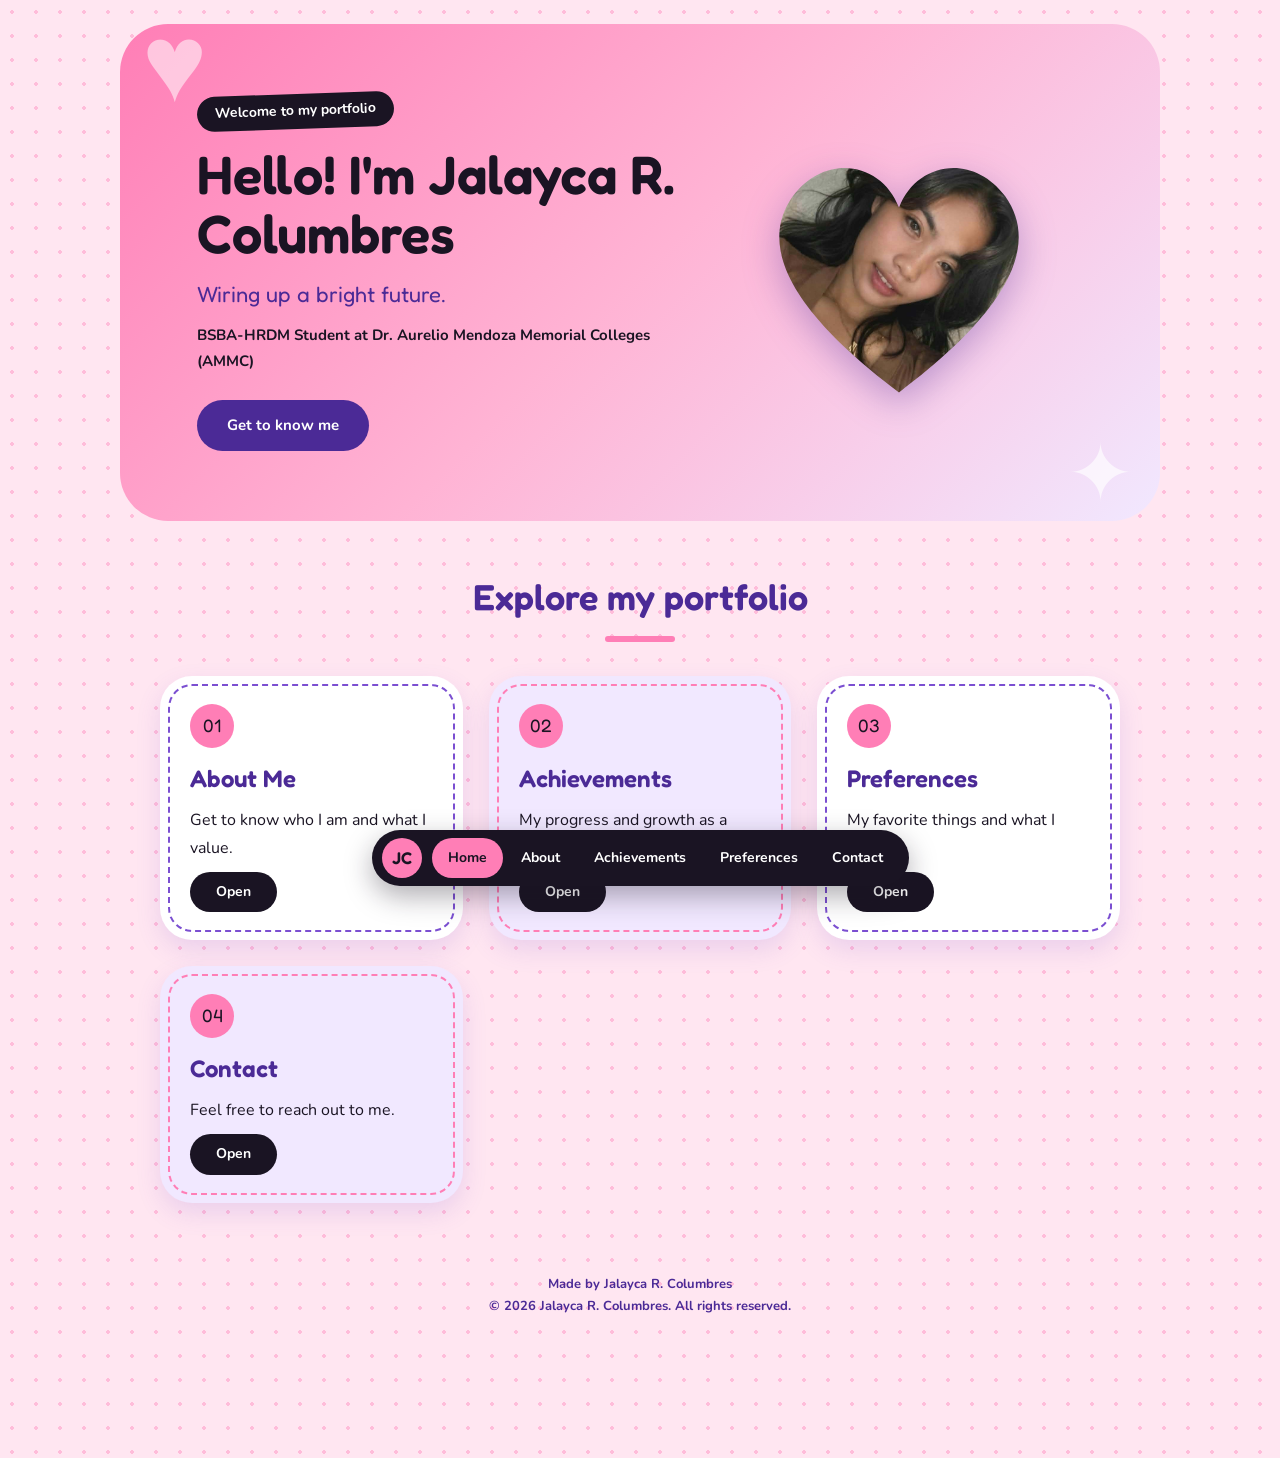
<file: index.html>
<!DOCTYPE html>
<html lang="en"><head><meta charset="UTF-8"><meta name="viewport" content="width=device-width, initial-scale=1.0"><title>Home | Jalayca R. Columbres</title><link rel="preconnect" href="https://fonts.googleapis.com"><link rel="preconnect" href="https://fonts.gstatic.com" crossorigin><link href="https://fonts.googleapis.com/css2?family=Fredoka:wght@400;500;600&family=Nunito:wght@400;600;700&display=swap" rel="stylesheet">
<link rel="stylesheet" href="style.css">
</head><body><header><nav><a href="index.html" class="logo">JC</a><ul><li><a href="index.html" class="active">Home</a></li><li><a href="about.html">About</a></li><li><a href="achievements.html">Achievements</a></li><li><a href="preferences.html">Preferences</a></li><li><a href="contact.html">Contact</a></li></ul></nav></header><div class="hero"><div class="hero-text"><span class="kicker">Welcome to my portfolio</span><h1>Hello! I'm Jalayca R. Columbres</h1><p class="subtitle">Wiring up a bright future.</p><p class="school">BSBA-HRDM Student at Dr. Aurelio Mendoza Memorial Colleges (AMMC)</p><a href="about.html" class="button">Get to know me</a></div><div class="photo-wrap"><div class="photo"><span>JC</span><img src="./images/2928e8ae-1399-469d-94b8-ed0aa74e9daa.jpg" alt="" onerror="this.remove()"></div></div></div><section><div class="section-title"><h2>Explore my portfolio</h2><div class="line"></div></div><div class="cards menu-cards"><div class="card"><span class="num">01</span><h3>About Me</h3><p>Get to know who I am and what I value.</p><a href="about.html" class="button">Open</a></div><div class="card"><span class="num">02</span><h3>Achievements</h3><p>My progress and growth as a student.</p><a href="achievements.html" class="button">Open</a></div><div class="card"><span class="num">03</span><h3>Preferences</h3><p>My favorite things and what I love.</p><a href="preferences.html" class="button">Open</a></div><div class="card"><span class="num">04</span><h3>Contact</h3><p>Feel free to reach out to me.</p><a href="contact.html" class="button">Open</a></div></div></section><footer><p>Made by Jalayca R. Columbres</p><p>&copy; 2026 Jalayca R. Columbres. All rights reserved.</p></footer></body></html>
</file>
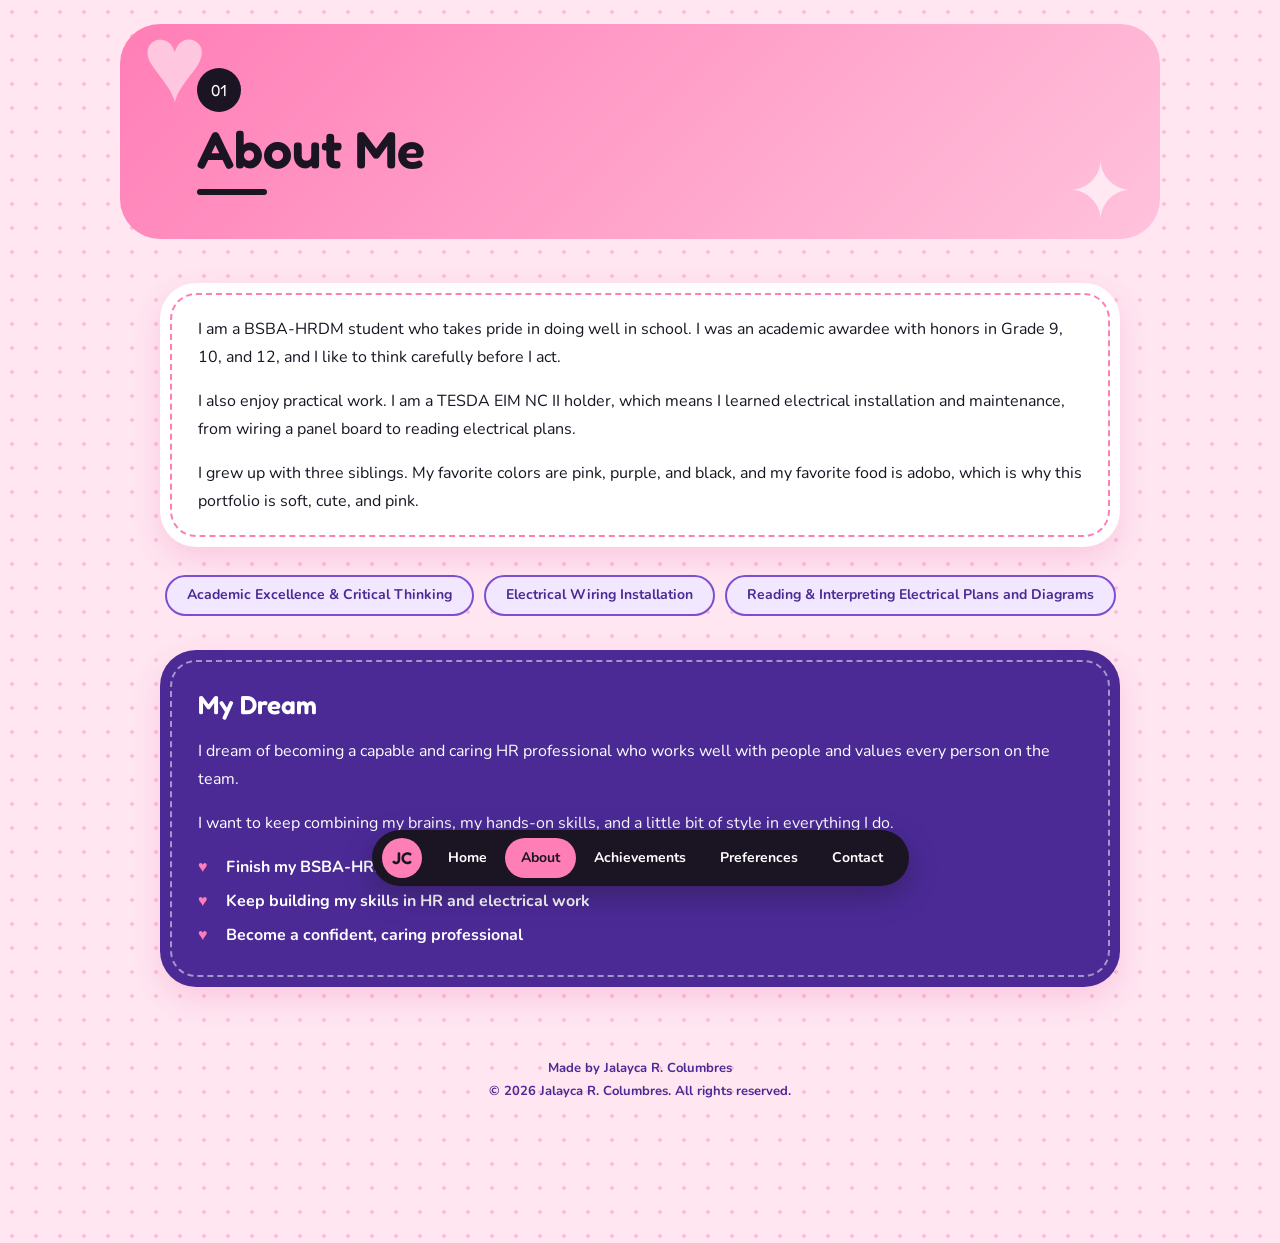
<file: about.html>
<!DOCTYPE html>
<html lang="en"><head><meta charset="UTF-8"><meta name="viewport" content="width=device-width, initial-scale=1.0"><title>About Me | Jalayca R. Columbres</title><link rel="preconnect" href="https://fonts.googleapis.com"><link rel="preconnect" href="https://fonts.gstatic.com" crossorigin><link href="https://fonts.googleapis.com/css2?family=Fredoka:wght@400;500;600&family=Nunito:wght@400;600;700&display=swap" rel="stylesheet">
<link rel="stylesheet" href="style.css">
</head><body><header><nav><a href="index.html" class="logo">JC</a><ul><li><a href="index.html">Home</a></li><li><a href="about.html" class="active">About</a></li><li><a href="achievements.html">Achievements</a></li><li><a href="preferences.html">Preferences</a></li><li><a href="contact.html">Contact</a></li></ul></nav></header><div class="page-head"><span class="number">01</span><h1>About Me</h1><div class="line"></div></div><section><div class="box"><p>I am a BSBA-HRDM student who takes pride in doing well in school. I was an academic awardee with honors in Grade 9, 10, and 12, and I like to think carefully before I act.</p><p>I also enjoy practical work. I am a TESDA EIM NC II holder, which means I learned electrical installation and maintenance, from wiring a panel board to reading electrical plans.</p><p>I grew up with three siblings. My favorite colors are pink, purple, and black, and my favorite food is adobo, which is why this portfolio is soft, cute, and pink.</p></div><div class="tags"><span>Academic Excellence & Critical Thinking</span><span>Electrical Wiring Installation</span><span>Reading & Interpreting Electrical Plans and Diagrams</span></div><div class="box dream"><h3>My Dream</h3><p>I dream of becoming a capable and caring HR professional who works well with people and values every person on the team.</p><p>I want to keep combining my brains, my hands-on skills, and a little bit of style in everything I do.</p><ul class="goals"><li>Finish my BSBA-HRDM degree with honors</li><li>Keep building my skills in HR and electrical work</li><li>Become a confident, caring professional</li></ul></div></section><footer><p>Made by Jalayca R. Columbres</p><p>&copy; 2026 Jalayca R. Columbres. All rights reserved.</p></footer></body></html>
</file>
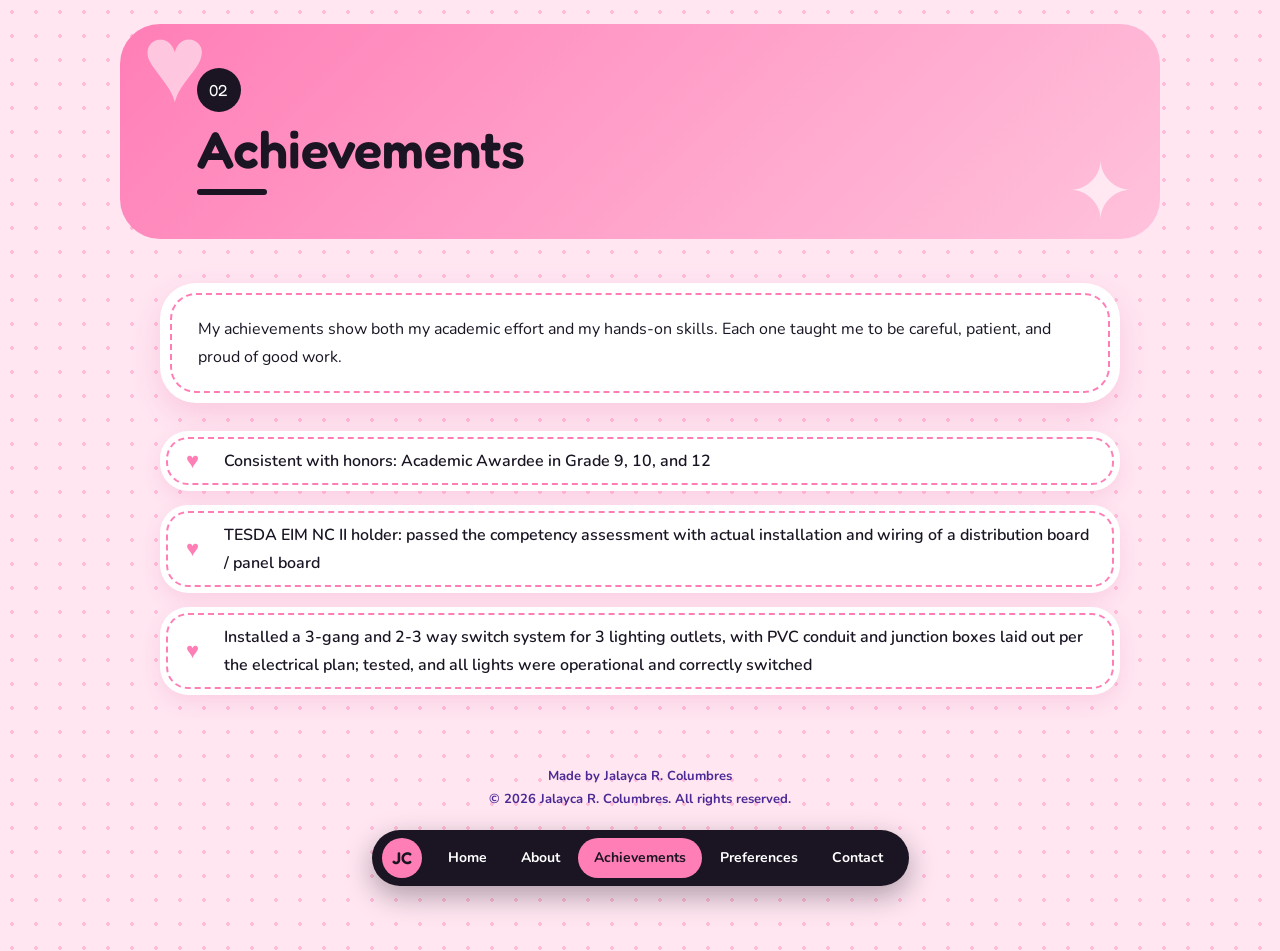
<file: achievements.html>
<!DOCTYPE html>
<html lang="en"><head><meta charset="UTF-8"><meta name="viewport" content="width=device-width, initial-scale=1.0"><title>Achievements | Jalayca R. Columbres</title><link rel="preconnect" href="https://fonts.googleapis.com"><link rel="preconnect" href="https://fonts.gstatic.com" crossorigin><link href="https://fonts.googleapis.com/css2?family=Fredoka:wght@400;500;600&family=Nunito:wght@400;600;700&display=swap" rel="stylesheet">
<link rel="stylesheet" href="style.css">
</head><body><header><nav><a href="index.html" class="logo">JC</a><ul><li><a href="index.html">Home</a></li><li><a href="about.html">About</a></li><li><a href="achievements.html" class="active">Achievements</a></li><li><a href="preferences.html">Preferences</a></li><li><a href="contact.html">Contact</a></li></ul></nav></header><div class="page-head"><span class="number">02</span><h1>Achievements</h1><div class="line"></div></div><section><div class="box"><p>My achievements show both my academic effort and my hands-on skills. Each one taught me to be careful, patient, and proud of good work.</p></div><ul class="achievement-list"><li>Consistent with honors: Academic Awardee in Grade 9, 10, and 12</li><li>TESDA EIM NC II holder: passed the competency assessment with actual installation and wiring of a distribution board / panel board</li><li>Installed a 3-gang and 2-3 way switch system for 3 lighting outlets, with PVC conduit and junction boxes laid out per the electrical plan; tested, and all lights were operational and correctly switched</li></ul></section><footer><p>Made by Jalayca R. Columbres</p><p>&copy; 2026 Jalayca R. Columbres. All rights reserved.</p></footer></body></html>
</file>
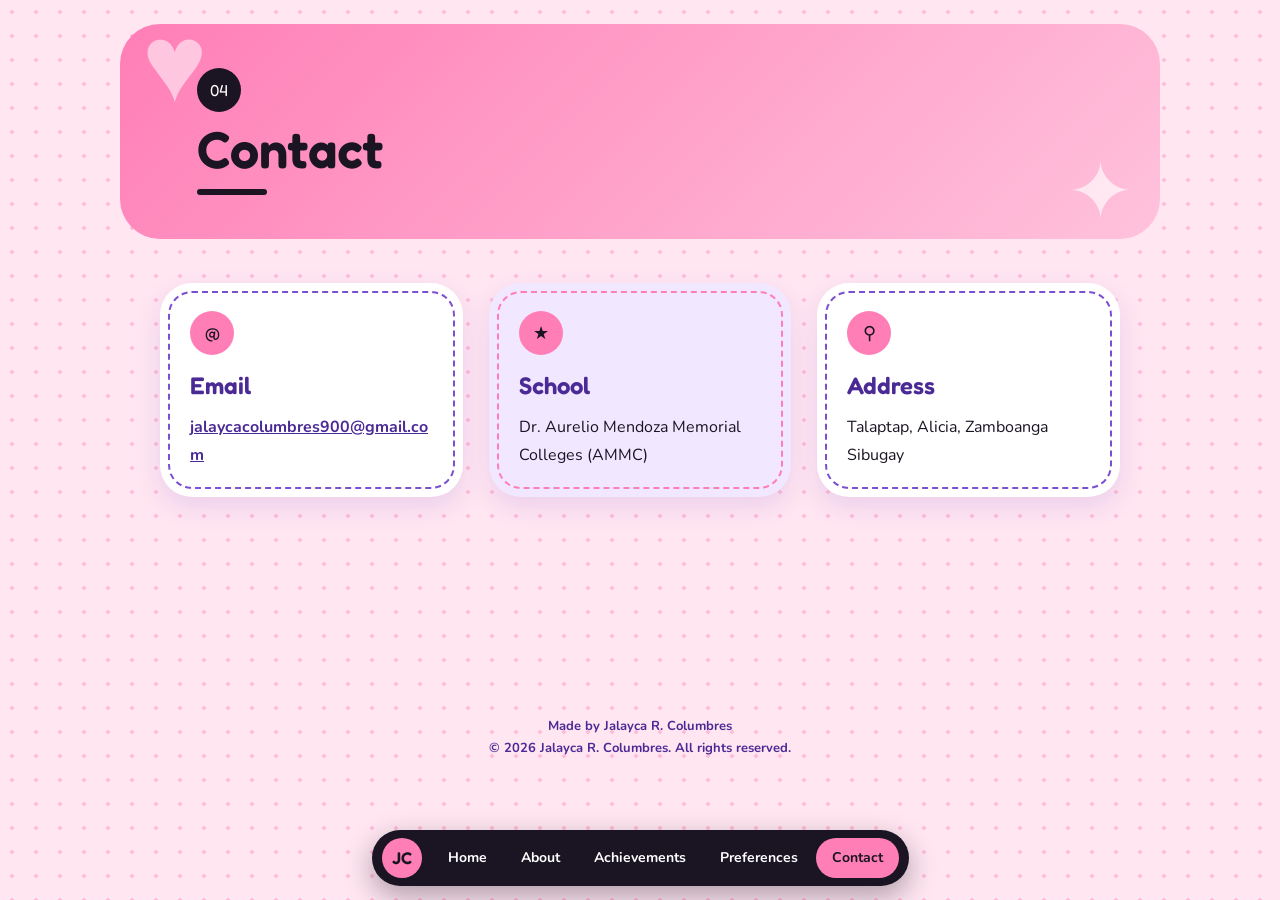
<file: contact.html>
<!DOCTYPE html>
<html lang="en"><head><meta charset="UTF-8"><meta name="viewport" content="width=device-width, initial-scale=1.0"><title>Contact | Jalayca R. Columbres</title><link rel="preconnect" href="https://fonts.googleapis.com"><link rel="preconnect" href="https://fonts.gstatic.com" crossorigin><link href="https://fonts.googleapis.com/css2?family=Fredoka:wght@400;500;600&family=Nunito:wght@400;600;700&display=swap" rel="stylesheet">
<link rel="stylesheet" href="style.css">
</head><body><header><nav><a href="index.html" class="logo">JC</a><ul><li><a href="index.html">Home</a></li><li><a href="about.html">About</a></li><li><a href="achievements.html">Achievements</a></li><li><a href="preferences.html">Preferences</a></li><li><a href="contact.html" class="active">Contact</a></li></ul></nav></header><div class="page-head"><span class="number">04</span><h1>Contact</h1><div class="line"></div></div><section><div class="cards contact-cards"><div class="card"><span class="num">@</span><h3>Email</h3><p><a href="mailto:jalaycacolumbres900@gmail.com">jalaycacolumbres900@gmail.com</a></p></div><div class="card"><span class="num">&#9733;</span><h3>School</h3><p>Dr. Aurelio Mendoza Memorial Colleges (AMMC)</p></div><div class="card"><span class="num">&#9906;</span><h3>Address</h3><p>Talaptap, Alicia, Zamboanga Sibugay</p></div></div></section><footer><p>Made by Jalayca R. Columbres</p><p>&copy; 2026 Jalayca R. Columbres. All rights reserved.</p></footer></body></html>
</file>
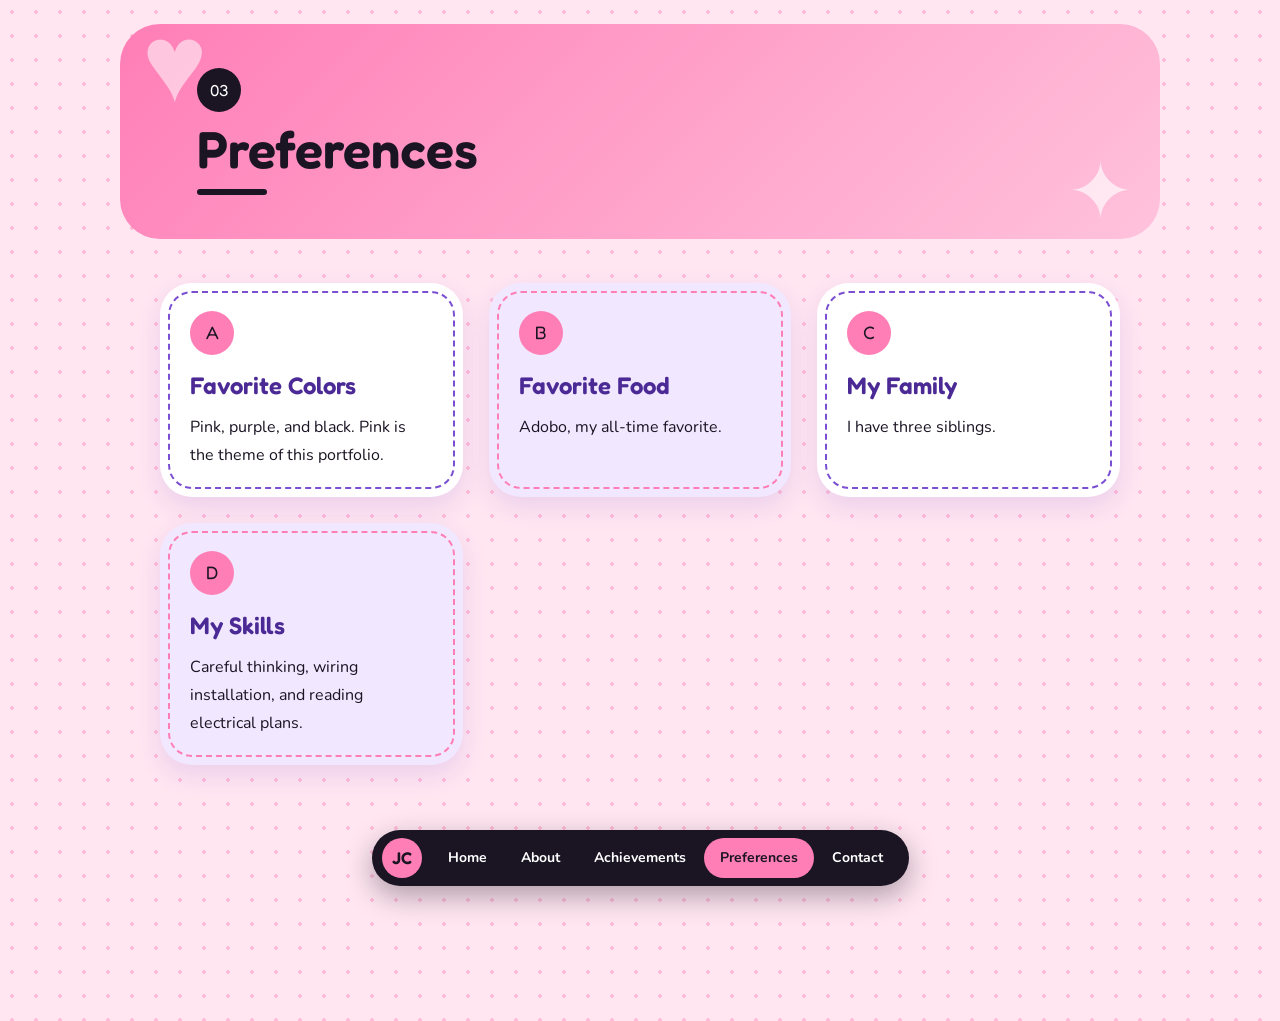
<file: preferences.html>
<!DOCTYPE html>
<html lang="en"><head><meta charset="UTF-8"><meta name="viewport" content="width=device-width, initial-scale=1.0"><title>Preferences | Jalayca R. Columbres</title><link rel="preconnect" href="https://fonts.googleapis.com"><link rel="preconnect" href="https://fonts.gstatic.com" crossorigin><link href="https://fonts.googleapis.com/css2?family=Fredoka:wght@400;500;600&family=Nunito:wght@400;600;700&display=swap" rel="stylesheet">
<link rel="stylesheet" href="style.css">
</head><body><header><nav><a href="index.html" class="logo">JC</a><ul><li><a href="index.html">Home</a></li><li><a href="about.html">About</a></li><li><a href="achievements.html">Achievements</a></li><li><a href="preferences.html" class="active">Preferences</a></li><li><a href="contact.html">Contact</a></li></ul></nav></header><div class="page-head"><span class="number">03</span><h1>Preferences</h1><div class="line"></div></div><section><div class="cards"><div class="card"><span class="num">A</span><h3>Favorite Colors</h3><p>Pink, purple, and black. Pink is the theme of this portfolio.</p></div><div class="card"><span class="num">B</span><h3>Favorite Food</h3><p>Adobo, my all-time favorite.</p></div><div class="card"><span class="num">C</span><h3>My Family</h3><p>I have three siblings.</p></div><div class="card"><span class="num">D</span><h3>My Skills</h3><p>Careful thinking, wiring installation, and reading electrical plans.</p></div></div></section><footer><p>Made by Jalayca R. Columbres</p><p>&copy; 2026 Jalayca R. Columbres. All rights reserved.</p></footer></body></html>
</file>
<file: style.css>
:root{--pink:#ff7eb6;--pink-soft:#ffe6f1;--purple:#7b4fd1;--purple-dark:#4b2a96;--lav:#f1e8ff;--black:#1a1423;--white:#ffffff;--heart:url("data:image/svg+xml,%3Csvg xmlns='http://www.w3.org/2000/svg' viewBox='0 0 100 90'%3E%3Cpath d='M50 88C10 58 0 35 12 18C24 2 44 6 50 22C56 6 76 2 88 18C100 35 90 58 50 88Z'/%3E%3C/svg%3E");}

* { margin: 0; padding: 0; box-sizing: border-box; }

html { scroll-behavior: smooth; }

@media (prefers-reduced-motion: reduce) {
  html { scroll-behavior: auto; }
  * { animation: none !important; transition: none !important; }
}

body {
  font-family: "Nunito", sans-serif;
  color: var(--black);
  line-height: 1.75;
  background-color: var(--pink-soft);
  background-image: radial-gradient(rgba(255, 126, 182, 0.4) 1.6px, transparent 1.8px);
  background-size: 24px 24px;
  padding-bottom: 110px;
  display: flex;
  flex-direction: column;
  min-height: 100vh;
}

h1, h2, h3, .logo { font-family: "Fredoka", sans-serif; font-weight: 600; }

a:focus-visible, .button:focus-visible { outline: 3px solid var(--purple-dark); outline-offset: 3px; }

header { position: fixed; left: 0; right: 0; bottom: 14px; z-index: 20; display: flex; justify-content: center; padding: 0 12px; pointer-events: none; }

nav { pointer-events: auto; display: flex; align-items: center; flex-wrap: wrap; justify-content: center; gap: 6px 10px; padding: 8px 10px; background: var(--black); border-radius: 999px; box-shadow: 0 10px 28px rgba(26, 20, 35, 0.35); }

.logo { width: 40px; height: 40px; display: flex; align-items: center; justify-content: center; background: var(--pink); color: var(--black); border-radius: 50%; font-size: 17px; text-decoration: none; }

nav ul { list-style: none; display: flex; flex-wrap: wrap; justify-content: center; gap: 2px; }
nav ul a { display: block; color: var(--white); text-decoration: none; font-size: 14px; font-weight: 700; padding: 8px 16px; border-radius: 999px; transition: 0.2s; }
nav ul a:hover { background: rgba(255, 255, 255, 0.16); }
nav ul a.active { background: var(--pink); color: var(--black); }
header a:focus-visible { outline-color: var(--pink); }

.hero { position: relative; overflow: hidden; width: min(1040px, calc(100% - 32px)); margin: 24px auto 0; padding: 70px 6%; border-radius: 48px; background: linear-gradient(135deg, var(--pink) 0%, #ffb3d4 50%, var(--lav) 100%); display: grid; grid-template-columns: 1.3fr 1fr; align-items: center; gap: 40px; }

.hero::before, .page-head::before { content: "\2665"; position: absolute; top: -14px; left: 22px; font-size: 110px; line-height: 1; color: rgba(255, 255, 255, 0.55); pointer-events: none; }
.hero::after, .page-head::after { content: "\2726"; position: absolute; right: 26px; bottom: 6px; font-size: 80px; line-height: 1; color: rgba(255, 255, 255, 0.65); pointer-events: none; }

.hero-text, .photo-wrap { position: relative; z-index: 1; }

.kicker { display: inline-block; background: var(--black); color: var(--white); padding: 5px 18px; border-radius: 999px; font-size: 14px; font-weight: 700; margin-bottom: 16px; transform: rotate(-2deg); }
.hero h1 { font-size: clamp(36px, 5vw, 54px); line-height: 1.1; margin-bottom: 12px; }
.subtitle { font-family: "Fredoka", sans-serif; font-size: 22px; color: var(--purple-dark); margin-bottom: 8px; }
.school { font-size: 15px; font-weight: 700; margin-bottom: 26px; }

.button { display: inline-block; background: var(--purple-dark); color: var(--white); padding: 12px 30px; border-radius: 999px; text-decoration: none; font-weight: 700; font-size: 15px; transition: 0.2s; }
.button:hover { background: var(--black); transform: scale(1.04); }

.photo-wrap { width: 280px; height: 260px; justify-self: center; filter: drop-shadow(0 12px 18px rgba(75, 42, 150, 0.35)); animation: bob 3.6s ease-in-out infinite; }

@keyframes bob { 50% { transform: translateY(-8px) scale(1.03); } }

.photo { position: relative; width: 100%; height: 100%; background: var(--purple); display: flex; align-items: center; justify-content: center; -webkit-mask: var(--heart) center / 100% 100% no-repeat; mask: var(--heart) center / 100% 100% no-repeat; }
.photo span { font-family: "Fredoka", sans-serif; font-size: 4rem; color: var(--white); margin-top: -10px; }
.photo img { position: absolute; inset: 0; width: 100%; height: 100%; object-fit: cover; object-position: top; }

.page-head { position: relative; overflow: hidden; width: min(1040px, calc(100% - 32px)); margin: 24px auto 0; padding: 44px 6%; border-radius: 40px; background: linear-gradient(135deg, var(--pink), #ffc2dc); }
.page-head .number { position: relative; display: inline-flex; align-items: center; justify-content: center; width: 44px; height: 44px; background: var(--black); color: var(--white); border-radius: 50%; font-family: "Fredoka", sans-serif; margin-bottom: 8px; }
.page-head h1 { position: relative; font-size: clamp(36px, 5.5vw, 52px); line-height: 1.1; }
.page-head .line { position: relative; width: 70px; height: 6px; background: var(--black); border-radius: 6px; margin-top: 12px; }

section { width: min(960px, calc(100% - 40px)); margin: 0 auto; padding: 44px 0 40px; }

.section-title { text-align: center; margin-bottom: 34px; }
.section-title h2 { font-size: 36px; color: var(--purple-dark); }
.section-title .line { width: 70px; height: 6px; background: var(--pink); border-radius: 6px; margin: 8px auto 0; }

.box { background: var(--white); border-radius: 36px; padding: 32px 38px; outline: 2px dashed var(--pink); outline-offset: -12px; box-shadow: 0 12px 30px rgba(224, 56, 138, 0.16); }
.box p { margin-bottom: 16px; }
.box p:last-child { margin-bottom: 0; }
.box h3 { font-size: 26px; color: var(--purple-dark); margin-bottom: 10px; }

.dream { margin-top: 34px; background: var(--purple-dark); color: var(--white); outline-color: rgba(255, 255, 255, 0.5); }
.dream h3 { color: var(--white); }

.goals { list-style: none; margin-top: 14px; }
.goals li { margin-bottom: 6px; padding-left: 28px; position: relative; font-weight: 700; }
.goals li::before { content: "\2665"; position: absolute; left: 0; color: var(--pink); }

.tags { display: flex; justify-content: center; flex-wrap: wrap; gap: 10px; margin-top: 28px; }
.tags span { background: var(--lav); color: var(--purple-dark); border: 2px solid var(--purple); border-radius: 999px; padding: 6px 20px; font-size: 14px; font-weight: 700; }

.cards { display: grid; grid-template-columns: repeat(auto-fit, minmax(250px, 1fr)); gap: 26px; }
.menu-cards { grid-template-columns: repeat(auto-fit, minmax(300px, 1fr)); }

.card { background: var(--white); border-radius: 32px; padding: 28px 30px; outline: 2px dashed var(--purple); outline-offset: -10px; box-shadow: 0 10px 24px rgba(123, 79, 209, 0.15); transition: 0.25s; }
.card:nth-child(even) { background: var(--lav); outline-color: var(--pink); }
.card:hover { transform: translateY(-5px) rotate(-1deg); }

.card .num { display: inline-flex; align-items: center; justify-content: center; width: 44px; height: 44px; border-radius: 50%; background: var(--pink); color: var(--black); font-family: "Fredoka", sans-serif; font-size: 18px; margin-bottom: 10px; }
.card h3 { font-size: 24px; color: var(--purple-dark); margin-bottom: 6px; }
.card .button { background: var(--black); padding: 8px 26px; margin-top: 10px; font-size: 14px; }
.card .button:hover { background: var(--purple-dark); }

.contact-cards a { color: var(--purple-dark); font-weight: 700; word-break: break-all; }

.achievement-list { list-style: none; margin-top: 28px; display: flex; flex-direction: column; gap: 14px; }
.achievement-list li { position: relative; background: var(--white); border-radius: 28px; padding: 16px 26px 16px 64px; font-weight: 600; outline: 2px dashed var(--pink); outline-offset: -8px; box-shadow: 0 8px 20px rgba(224, 56, 138, 0.12); }
.achievement-list li::before { content: "\2665"; position: absolute; left: 26px; top: 50%; transform: translateY(-50%); font-size: 22px; color: var(--pink); }

footer { margin-top: auto; text-align: center; padding: 30px 20px; color: var(--purple-dark); font-size: 13px; font-weight: 700; }

@media (max-width: 700px) {
  body { padding-bottom: 140px; }
  .logo { display: none; }
  nav { border-radius: 26px; }
  nav ul a { padding: 7px 12px; font-size: 13px; }
  .hero { grid-template-columns: 1fr; text-align: center; padding: 44px 24px; gap: 28px; border-radius: 36px; }
  .photo-wrap { order: -1; width: 210px; height: 195px; }
  .page-head { padding: 36px 24px; border-radius: 32px; }
  .box { padding: 26px 24px; }
  .achievement-list li { padding-left: 56px; }
}
</file>
